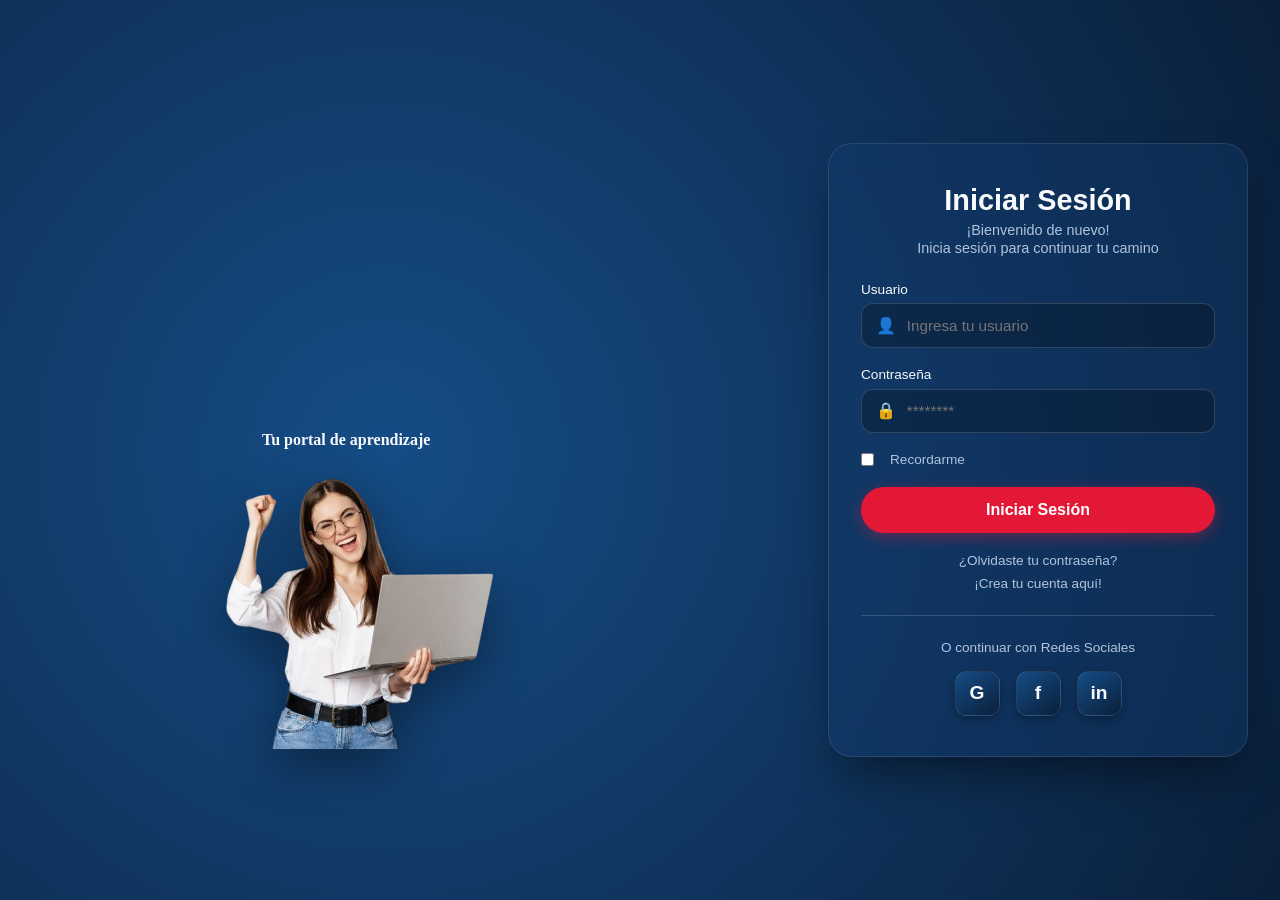
<file: index.html>
<!DOCTYPE html>
<html lang="es">

<head>
    <meta charset="UTF-8">
    <meta name="viewport" content="width=device-width, initial-scale=1.0">
    <title>System Plus - Portal de Aprendizaje</title>
    <link rel="stylesheet" href="style.css">
</head>

<body>

    <!-- VISTA 1: INICIO DE SESIÓN -->
    <div id="login-view" class="view active">
        <div class="login-split-container">

            <div class="login-left-pane">
                <div class="brand-content">
                    <div class="logo-container">
                        <video src="./img/logo_bucle_fondo_negro.mp4" autoplay loop muted playsinline
                            class="main-logo-video"></video>
                    </div>
                    <h2 class="login-main-title">Tu portal de aprendizaje</h2>
                    <img src="./img/mujer.png" alt="Estudiante System Plus" class="hero-image">
                </div>
            </div>

            <div class="login-right-pane">
                <div class="glass-form-card">
                    <h2>Iniciar Sesión</h2>
                    <p class="form-subtitle">
                        ¡Bienvenido de nuevo!<br>
                        Inicia sesión para continuar tu camino
                    </p>

                    <form id="login-form">
                        <div class="form-group">
                            <label for="usuario">Usuario</label>
                            <div class="input-wrapper">
                                <span class="input-icon">👤</span>
                                <input type="text" id="usuario" placeholder="Ingresa tu usuario" required>
                            </div>
                        </div>

                        <div class="form-group">
                            <label for="password">Contraseña</label>
                            <div class="input-wrapper">
                                <span class="input-icon">🔒</span>
                                <input type="password" id="password" placeholder="********" required>
                            </div>
                        </div>

                        <div class="form-options">
                            <label class="checkbox-container">
                                <input type="checkbox">
                                <span class="checkmark"></span>
                                Recordarme
                            </label>
                        </div>

                        <button type="submit" class="btn-glass-primary">
                            Iniciar Sesión
                        </button>

                        <div class="form-links">
                            <a href="#">¿Olvidaste tu contraseña?</a>
                            <a href="#">¡Crea tu cuenta aquí!</a>
                        </div>
                    </form>

                    <div class="social-login-section">
                        <p>O continuar con Redes Sociales</p>
                        <div class="social-buttons">
                            <button type="button" class="social-btn">G</button>
                            <button type="button" class="social-btn">f</button>
                            <button type="button" class="social-btn">in</button>
                        </div>
                    </div>
                </div>
            </div>

        </div>
    </div>

    <!-- NAVEGACIÓN -->
    <nav id="main-nav" style="display: none;">
        <div class="nav-brand" onclick="loadCursosCortos()">
            <img src="./img/logotipo.png" alt="System Plus" class="nav-logo-img">
        </div>

        <div class="nav-links" id="nav-links">
            <span onclick="loadCursosCortos()">DASHBOARD</span>
            <!-- <span onclick="loadMyCourses()">MIS CURSOS</span> -->
            <span onclick="alert('Sección de Comunidad en desarrollo.')">
                COMUNIDAD
            </span>
        </div>

        <div class="nav-right-container">
            <div class="nav-search-box" style="position: relative;">
                <input type="text" id="nav-search-input" placeholder="🔍 Buscar curso..."
                    onkeypress="handleNavSearch(event)" oninput="showSearchSuggestions(this.value)">
                <div id="search-suggestions" class="search-suggestions-dropdown"></div>
            </div>

            <div class="nav-logout">
                <span onclick="cerrarSesion()">CERRAR SESIÓN</span>
            </div>

            <div class="hamburger" onclick="toggleMobileMenu()">☰</div>
        </div>
    </nav>

    <!-- VISTA 2: CATÁLOGO E HISTORIAL -->
    <div id="catalog-view" class="view container">

        <div class="catalog-header" style="margin-top: 2rem; display: flex;
            justify-content: space-between; align-items: center;
            flex-wrap: wrap; gap: 1rem;
            border-bottom: 1px solid var(--border-color);
            padding-bottom: 1rem; margin-bottom: 2rem;">

            <h2 id="catalog-title">Catálogo de Programas</h2>

            <p style="color: var(--text-muted); font-size: 0.9rem;">
                Desarrolla habilidades específicas y certificadas en poco tiempo.
            </p>
        </div>

        <!-- CATÁLOGO DE CURSOS -->
        <div class="course-grid" id="course-grid"></div>

        <!-- HISTORIAL DE APRENDIZAJE -->
        <section id="learning-history" class="learning-history">

            <div id="history-header" class="area-title collapsible active" onclick="toggleHistorySection()">
                <div>
                    <h3>MI HISTORIAL DE APRENDIZAJE</h3>
                    <p style="color: var(--text-muted); font-size: 0.85rem; font-weight: normal; margin-top: 4px;">
                        Consulta los videos que has terminado y tu avance en los cursos.
                    </p>
                </div>
                <span id="history-toggle-icon" class="toggle-icon" style="transform: rotate(180deg);">▼</span>
            </div>

            <div id="history-content-container" class="history-grid open">

                <!-- HISTORIAL DE VIDEOS -->
                <article class="history-card">
                    <div class="history-card-title">
                        <span class="history-icon video-icon">▶</span>
                        <div>
                            <h3>Historial de videos</h3>
                            <p>Videos que has terminado</p>
                        </div>
                    </div>

                    <div id="video-history-list" class="history-list">
                        <p class="history-empty">
                            Todavía no has terminado ningún video.
                        </p>
                    </div>
                </article>

                <!-- HISTORIAL DE CURSOS -->
                <article class="history-card">
                    <div class="history-card-title">
                        <span class="history-icon course-icon">▤</span>
                        <div>
                            <h3>Historial de cursos</h3>
                            <p>Tu avance de aprendizaje</p>
                        </div>
                    </div>

                    <div id="course-history-list" class="history-list">
                        <p class="history-empty">
                            Todavía no has comenzado ningún curso.
                        </p>
                    </div>
                </article>

            </div>
        </section>

    </div>

    <!-- VISTA 3: DASHBOARD DEL ESTUDIANTE -->
    <div id="dashboard-view" class="view container">

        <button class="back-btn" onclick="loadCursosCortos()">&#8592; Volver al catálogo </button>

        <h2 id="dash-title">Título del Curso</h2>

        <p id="dash-res" style="color: var(--text-muted); margin-bottom: 0.5rem;
            font-size: 0.9rem;"></p>

        <div class="progress-container">
            <div class="progress-info">
                <span>Progreso del Curso</span>
                <span id="progress-text">0% Completado</span>
            </div>
            <div class="progress-bar-bg">
                <div id="progress-bar-fill" class="progress-bar-fill"></div>
            </div>
        </div>

        <div class="dashboard-layout">

            <div class="main-content">

                <div class="video-player" id="video-player-container">
                    <div style="text-align: center; padding: 1rem;">
                        <span style="font-size: 2.5rem; display: block;
                            margin-bottom: 0.5rem; color: #555;">▶</span>
                        <span id="current-lesson-title" style="color: #f8fafc; font-size: 1.1rem;
                            font-weight: 600;">
                            Selecciona un módulo para comenzar
                        </span>
                    </div>
                </div>

                <div class="course-tabs">
                    <div class="tab active" id="tab-desc" onclick="changeTab('desc')">
                        Descripción del Programa
                    </div>
                    <div class="tab" id="tab-recursos" onclick="changeTab('recursos')">
                        Recursos
                    </div>
                    <div class="tab" id="tab-comentarios" onclick="changeTab('comentarios')">
                        Comentarios
                    </div>
                </div>

                <div class="tab-content" id="tab-content-container">
                    <p id="dash-desc" style="line-height: 1.6; color: var(--text-muted);">
                    </p>
                </div>

            </div>

            <div class="sidebar">
                <h3>Módulos de Formación</h3>

                <p style="font-size: 0.8rem; color: var(--text-muted);
                    margin-bottom: 1rem;">
                    Haz clic en un módulo para estudiarlo y marcarlo como visto.
                </p>

                <ul class="module-list" id="module-list"></ul>
            </div>

        </div>
    </div>

    <script src="script.js"></script>
</body>

</html>
</file>
<file: style.css>
/* ========================================= */
/* VARIABLES Y COLORES OFICIALES SYSTEM PLUS */
/* ========================================= */
:root {
    --bg-deep-blue: #0a1f3a; 
    --card-glass-bg: rgba(18, 59, 107, 0.4); 
    --card-glass-border: rgba(255, 255, 255, 0.1);
    --primary-red: #e31837; 
    --primary-red-hover: #bd122b;
    --primary-blue: #154c85; 
    --accent-gold: #f4c430; 
    --input-bg: rgba(0, 0, 0, 0.25);
    --text-main: #f8fafc;
    --text-muted: #b0c4de;
    --card-bg: #112b4e;
    --border-color: rgba(255, 255, 255, 0.15);
}

* { margin: 0; padding: 0; box-sizing: border-box; font-family: 'Segoe UI', Tahoma, Geneva, Verdana, sans-serif; }
body { background-color: var(--bg-deep-blue); color: var(--text-main); min-height: 100vh; overflow-x: hidden; }
.view { display: none; min-height: 100vh; width: 100%; }
.view.active { display: block; }

/* ========================================= */
/* VISTA 1: LOGIN Y VIDEO TRANSPARENTE       */
/* ========================================= */

#login-view {
    background: radial-gradient(circle at 30% 50%, var(--primary-blue) 0%, var(--bg-deep-blue) 100%);
    height: 100vh; 
    overflow: hidden; 
}
#login-view.active { display: flex; }

.login-split-container {
    display: flex;
    width: 100%;
    max-width: 1300px;
    margin: 0 auto;
    align-items: center;
    justify-content: center;
    height: 100vh; 
    padding: 0 2rem; 
    gap: 4rem;
}

.login-left-pane {
    flex: 1.2; 
    display: flex;
    flex-direction: column;
    justify-content: center;
    align-items: center; 
}

.brand-content {
    display: flex;
    justify-content: center;
    align-items: center;
    flex-direction: column;
    width: 100%;
    height: 400px;
}

.logo-container {
    display: flex;
    align-items: center;
    justify-content: center; 
    width: 100%;
}

.main-logo-video {
    width: 350px; 
    height: 280px; 
    object-fit: cover; 
    object-position: center;
    mix-blend-mode: screen; 
    filter: contrast(300%) brightness(120%);
    -webkit-mask-image: radial-gradient(ellipse 90% 85% at 50% 50%, rgba(0,0,0,1) 50%, rgba(0,0,0,0) 100%);
    mask-image: radial-gradient(ellipse 90% 85% at 50% 50%, rgba(0,0,0,1) 50%, rgba(0,0,0,0) 100%);
}

.login-main-title {
    font-size: 16px; 
    font-family: roboto;
    color: var(--text-main);
    text-align: center; 
}

.hero-image {
    width: 100%;
    max-width: 450px; 
    height: auto;
    display: block;
    filter: drop-shadow(0px 15px 25px rgba(0,0,0,0.4));
    z-index: 2;
}

/* ========================================= */
/* FORMULARIO DE LOGIN                       */
/* ========================================= */

.login-right-pane {
    flex: 1;
    display: flex;
    justify-content: flex-end;
}

.glass-form-card {
    width: 100%;
    max-width: 420px; 
    background: var(--card-glass-bg);
    backdrop-filter: blur(15px);
    -webkit-backdrop-filter: blur(15px);
    border: 1px solid var(--card-glass-border);
    border-radius: 24px;
    padding: 2.5rem 2rem; 
    box-shadow: 0 25px 50px -12px rgba(0, 0, 0, 0.5);
    text-align: center;
}

.glass-form-card h2 { color: var(--text-main); font-size: 1.8rem; font-weight: 600; margin-bottom: 0.2rem; }
.form-subtitle { color: var(--text-muted); font-size: 0.9rem; line-height: 1.3; margin-bottom: 1.5rem; }

.form-group { margin-bottom: 1.2rem; text-align: left; }
.form-group label { display: block; color: var(--text-main); font-size: 0.85rem; margin-bottom: 0.4rem; font-weight: 500;}

.input-wrapper { position: relative; display: flex; align-items: center; }
.input-icon { position: absolute; left: 15px; color: var(--text-muted); font-size: 1rem; }

.input-wrapper input {
    width: 100%; background-color: var(--input-bg); border: 1px solid var(--border-color); color: white;
    padding: 0.8rem 1rem 0.8rem 2.8rem; border-radius: 12px; outline: none; font-size: 0.95rem; transition: all 0.3s;
}
.input-wrapper input:focus { border-color: var(--primary-red); box-shadow: 0 0 0 2px rgba(227, 24, 55, 0.2); }

.form-options { margin: 1.2rem 0; text-align: left; }
.checkbox-container { display: flex; align-items: center; color: var(--text-muted); font-size: 0.85rem; cursor: pointer; gap: 0.5rem; }

.btn-glass-primary {
    width: 100%; background-color: var(--primary-red); color: white; border: none; padding: 0.9rem;
    border-radius: 30px; font-size: 1rem; font-weight: 600; cursor: pointer; transition: background-color 0.3s;
    box-shadow: 0 4px 15px rgba(227, 24, 55, 0.4); margin-bottom: 1.2rem;
}
.btn-glass-primary:hover { background-color: var(--primary-red-hover); }

.form-links { display: flex; flex-direction: column; gap: 0.5rem; margin-bottom: 1.5rem; }
.form-links a { color: var(--text-muted); text-decoration: none; font-size: 0.85rem; transition: color 0.2s; }
.form-links a:hover { color: var(--accent-gold); }

.social-login-section {
    position: relative;
    border-top: 1px solid var(--border-color); 
    padding-top: 1.5rem;
}
.social-login-section p { color: var(--text-muted); font-size: 0.85rem; margin-bottom: 1rem; }
.social-buttons { display: flex; justify-content: center; gap: 1rem; }

.social-btn {
    width: 45px; height: 45px; background: linear-gradient(145deg, var(--primary-blue), var(--bg-deep-blue)); border: 1px solid rgba(255, 255, 255, 0.1);
    border-radius: 12px; color: var(--text-main); font-size: 1.2rem; font-weight: bold; cursor: pointer; transition: all 0.3s; box-shadow: 0 4px 10px rgba(0,0,0,0.3);
}
.social-btn:hover { transform: translateY(-3px); box-shadow: 0 6px 15px rgba(227, 24, 55, 0.4); border-color: var(--primary-red); color: white; }

/* ========================================= */
/* NAVEGACIÓN Y PLATAFORMA                   */
/* ========================================= */

nav { background-color: var(--card-bg); padding: 0 2rem; display: flex; justify-content: space-between; align-items: center; border-bottom: 1px solid var(--border-color); height: 70px; position: relative; z-index: 1000; }

.nav-logo-img {
    height: 30px;
    width: auto;
    cursor: pointer;
    transition: transform 0.3s;
}
.nav-logo-img:hover { transform: scale(1.05); }

.nav-links { display: flex; gap: 2.5rem; }
.nav-links span { cursor: pointer; color: var(--text-muted); font-weight: 600; font-size: 0.9rem; transition: color 0.3s; }
.nav-links span:hover { color: var(--primary-red); }

.nav-right-container { display: flex; align-items: center; gap: 1.5rem; }
.nav-search-box input { background-color: var(--input-bg); border: 1px solid var(--border-color); padding: 0.5rem 1rem; border-radius: 20px; color: white; width: 200px; outline: none; font-size: 0.85rem; transition: border-color 0.3s, width 0.3s; }
.nav-search-box input:focus { border-color: var(--primary-red); width: 240px; }
.nav-logout span { color: var(--text-muted); cursor: pointer; font-weight: bold; font-size: 0.9rem; transition: color 0.3s; }
.nav-logout span:hover { color: white; }
.hamburger { display: none; font-size: 1.8rem; cursor: pointer; color: white; }

/* ========================================= */
/* CATÁLOGO, ÁREAS DESPLEGABLES Y CURSOS     */
/* ========================================= */

.container { max-width: 1200px; margin: 0 auto; padding: 2rem; }

.course-grid { display: flex; flex-direction: column; gap: 1.5rem; }

.area-title {
    grid-column: 1 / -1; 
    margin-top: 1.5rem;
    margin-bottom: -0.5rem;
    padding-bottom: 0.5rem;
    border-bottom: 2px solid var(--border-color);
}

.area-title h3 {
    color: var(--primary-red);
    font-size: 1.5rem;
    font-weight: 700;
    letter-spacing: 1px;
}

/* DISEÑO DEL TÍTULO DESPLEGABLE */
.area-title.collapsible {
    display: flex;
    justify-content: space-between;
    align-items: center;
    background-color: var(--card-bg);
    padding: 1.2rem 1.5rem;
    border-radius: 12px;
    cursor: pointer;
    border: 1px solid var(--border-color);
    transition: all 0.3s ease;
    box-shadow: 0 4px 6px rgba(0,0,0,0.2);
}

.area-title.collapsible:hover { background-color: rgba(227, 24, 55, 0.1); border-color: var(--primary-red); }
.area-title.collapsible.active { border-color: var(--primary-red); background-color: rgba(227, 24, 55, 0.1); }
.area-title.collapsible h3 { color: var(--text-main); font-size: 1.2rem; font-weight: 700; margin: 0; }
.toggle-icon { color: var(--primary-red); font-size: 1.2rem; transition: transform 0.4s ease; }

/* EL GRID DE CURSOS INTERNO (Oculto por defecto) */
.area-courses-grid {
    display: none;
    grid-template-columns: repeat(auto-fill, minmax(300px, 1fr)); 
    gap: 2rem;
    padding: 1.5rem 0.5rem;
    animation: fadeIn 0.4s ease-in-out;
}

/* CLASE QUE MUESTRA EL CONTENIDO CUANDO SE ABRE */
.area-courses-grid.open { display: grid; }
@keyframes fadeIn { from { opacity: 0; transform: translateY(-10px); } to { opacity: 1; transform: translateY(0); } }

/* DISEÑO DE LAS TARJETAS DE CURSOS */
.course-card { background-color: var(--card-bg); border-radius: 10px; overflow: hidden; border: 1px solid var(--border-color); transition: transform 0.2s; display: flex; flex-direction: column; position: relative; }
.course-card:hover { transform: translateY(-5px); border-color: var(--primary-red); box-shadow: 0 8px 15px rgba(0,0,0,0.3); }

/* CONTENEDOR DE LA IMAGEN MÁS GRANDE (240px) */
.course-img { height: 240px; background-color: var(--input-bg); display: flex; align-items: center; justify-content: center; font-size: 3rem; }

.course-content { padding: 1.5rem; flex-grow: 1; display: flex; flex-direction: column; }
.course-title { font-size: 1.1rem; margin-bottom: 0.5rem; }
.course-res { display: none; }
.course-desc { font-size: 0.9rem; color: var(--text-muted); margin-bottom: 1.5rem; display: -webkit-box; -webkit-line-clamp: 3; -webkit-box-orient: vertical; line-clamp: 3; box-orient: vertical; overflow: hidden; }
.btn-inscribirse { margin-top: auto; width: 100%; padding: 0.6rem; background-color: transparent; border: 1px solid var(--primary-red); color: var(--primary-red); border-radius: 20px; cursor: pointer; transition: 0.3s; font-weight: bold; }
.btn-inscribirse:hover { background-color: var(--primary-red); color: white; }
.badge-en-progreso { position: absolute; top: 10px; right: 10px; background-color: var(--accent-gold); color: #000; font-size: 0.75rem; font-weight: bold; padding: 0.3rem 0.7rem; border-radius: 12px; box-shadow: 0 2px 5px rgba(0,0,0,0.3); }

/* ========================================= */
/* DASHBOARD Y PROGRESO                      */
/* ========================================= */

.progress-container { background-color: var(--card-bg); border: 1px solid var(--border-color); padding: 1rem 1.5rem; border-radius: 8px; margin-bottom: 2rem; }
.progress-info { display: flex; justify-content: space-between; font-size: 0.9rem; margin-bottom: 0.5rem; font-weight: 600; color: var(--text-main); }
.progress-bar-bg { width: 100%; background-color: var(--input-bg); height: 10px; border-radius: 5px; overflow: hidden; }
.progress-bar-fill { width: 0%; height: 100%; background-color: var(--accent-gold); transition: width 0.4s ease; }

.dashboard-layout { display: flex; gap: 2rem; }
.main-content { flex: 2; }
.sidebar { flex: 1; background-color: var(--card-bg); border-radius: 10px; border: 1px solid var(--border-color); padding: 1.5rem; height: fit-content; }
.video-player { width: 100%; aspect-ratio: 16/9; background-color: #000; border-radius: 10px; display: flex; align-items: center; justify-content: center; margin-bottom: 1.5rem; border: 1px solid var(--border-color); }
.course-tabs { display: flex; border-bottom: 1px solid var(--border-color); margin-bottom: 1.5rem; }
.tab { padding: 0.8rem 1.5rem; cursor: pointer; color: var(--text-muted); border-bottom: 2px solid transparent; }
.tab.active { color: var(--primary-red); border-bottom-color: var(--primary-red); }

.module-list { list-style: none; margin-top: 1rem; }
.module-item { padding: 0.9rem 1rem; border-bottom: 1px solid var(--border-color); display: flex; align-items: center; justify-content: space-between; cursor: pointer; transition: background 0.2s; border-radius: 6px; margin-bottom: 0.5rem; }
.module-item:hover { background-color: rgba(255,255,255,0.05); }

.module-item.active-module { background-color: rgba(227, 24, 55, 0.15); border-left: 4px solid var(--primary-red); }
.module-left { display: flex; align-items: center; gap: 0.8rem; }
.module-number { background-color: var(--border-color); color: white; width: 24px; height: 24px; border-radius: 50%; display: flex; align-items: center; justify-content: center; font-size: 0.75rem; font-weight: bold; }
.module-item.active-module .module-number { background-color: var(--primary-red); }

.module-item.completed-module .module-number { background-color: var(--accent-gold); color: #000; border-color: var(--accent-gold); }
.btn-check { background: transparent; border: 1px solid var(--border-color); color: var(--text-muted); padding: 0.3rem 0.6rem; border-radius: 4px; font-size: 0.75rem; cursor: pointer; transition: 0.2s; }
.btn-check:hover { border-color: var(--accent-gold); color: var(--accent-gold); }
.module-item.completed-module .btn-check { background-color: var(--accent-gold); color: #000; border-color: var(--accent-gold); }

.back-btn { background: none; border: none; color: var(--text-muted); cursor: pointer; margin-bottom: 1rem; font-size: 1rem; display: flex; align-items: center; gap: 0.5rem; }
.back-btn:hover { color: white; }

/* ========================================= */
/* DISEÑO RESPONSIVE Y MÓVIL                 */
/* ========================================= */

@media (max-width: 900px) {
    #login-view { 
        height: auto; 
        min-height: 100vh; 
        overflow-y: auto; 
    }
    .login-split-container { 
        flex-direction: column; 
        padding: 2rem 1rem; 
        gap: 2rem;
        height: auto;
    }
    .login-left-pane { width: 100%; text-align: center; align-items: center; }
    .logo-container { justify-content: center; }
    .hero-image { display: none !important; }
    .login-main-title { font-size: 1.8rem; margin-bottom: 0; }
    .login-right-pane { width: 100%; justify-content: center; }
    .glass-form-card { width: 100%; padding: 2rem 1.5rem; }
}

@media (max-width: 768px) {
    .dashboard-layout { flex-direction: column; }
    .hamburger { display: block; }
    .nav-links { display: none; position: absolute; top: 70px; left: 0; width: 100%; background-color: var(--card-bg); flex-direction: column; padding: 1.5rem; gap: 1.5rem; border-bottom: 1px solid var(--border-color); box-shadow: 0 10px 15px rgba(0,0,0,0.5); z-index: 999;}
    .nav-links.mobile-active { display: flex; }
    .nav-right-container { gap: 0.8rem; }
    .nav-search-box input { width: 120px; font-size: 0.8rem; }
    .nav-search-box input:focus { width: 150px; }
    .nav-logout span { display: none; }
}

/* ========================================= */
/* SUGERENCIAS DE BÚSQUEDA EN TIEMPO REAL    */
/* ========================================= */
.search-suggestions-dropdown {
    position: absolute;
    top: 100%;
    left: 0;
    width: 100%;
    background-color: var(--card-bg);
    border: 1px solid var(--border-color);
    border-top: none;
    border-radius: 0 0 12px 12px;
    box-shadow: 0 10px 25px rgba(0,0,0,0.6);
    max-height: 250px;
    overflow-y: auto;
    z-index: 1001;
    display: none; 
}

.suggestion-item {
    padding: 12px 15px;
    color: var(--text-muted);
    cursor: pointer;
    border-bottom: 1px solid rgba(255,255,255,0.05);
    display: flex;
    align-items: center;
    gap: 10px;
    transition: background 0.2s;
    font-size: 0.85rem;
}

.suggestion-item:last-child {
    border-bottom: none;
}

.suggestion-item:hover {
    background-color: rgba(227, 24, 55, 0.15); 
    color: white;
}

.suggestion-icon {
    font-size: 1.2rem;
}

/* ========================================= */
/* ESTILOS PARA REPRODUCTOR DE VIDEO Y PDF   */
/* ========================================= */
.local-video-element {
    width: 100%;
    height: 100%;
    border-radius: 10px;
    object-fit: cover;
}

.btn-descargar-pdf {
    display: inline-flex;
    align-items: center;
    gap: 8px;
    background-color: var(--primary-red);
    color: white;
    padding: 10px 20px;
    text-decoration: none;
    border-radius: 8px;
    font-weight: 600;
    font-size: 0.95rem;
    transition: background-color 0.3s;
    margin-top: 10px;
}

.btn-descargar-pdf:hover {
    background-color: var(--primary-red-hover);
}

/* ===== HISTORIAL DE APRENDIZAJE ===== */

.learning-history {
    margin-top: 2rem;
    padding-bottom: 2rem;
}

.history-grid {
    display: none;
    grid-template-columns: repeat(2, minmax(0, 1fr));
    gap: 20px;
    margin-top: 1.5rem;
    animation: fadeIn 0.4s ease-in-out;
}

.history-grid.open {
    display: grid;
}

.history-card {
    min-width: 0;
    padding: 20px;
    border: 1px solid var(--border-color);
    border-radius: 12px;
    background: var(--card-bg);
    box-shadow: 0 4px 6px rgba(0, 0, 0, 0.2);
}

.history-card-title {
    display: flex;
    align-items: center;
    gap: 12px;
    margin-bottom: 15px;
    padding-bottom: 10px;
    border-bottom: 1px solid var(--border-color);
}

.history-icon {
    width: 40px;
    height: 40px;
    flex-shrink: 0;
    display: flex;
    align-items: center;
    justify-content: center;
    border-radius: 10px;
    font-size: 1.1rem;
    font-weight: bold;
}

.video-icon {
    background: rgba(227, 24, 55, 0.15);
    color: var(--primary-red);
}

.course-icon {
    background: rgba(57, 132, 214, 0.18);
    color: #69aaff;
}

.history-card-title h3 {
    color: var(--text-main);
    font-size: 1rem;
    margin-bottom: 2px;
}

.history-card-title p {
    color: var(--text-muted);
    font-size: 0.75rem;
}

/* CONTENEDOR CON ALTURA FIJA Y SCROLLBAR */
.history-list {
    display: flex;
    flex-direction: column;
    gap: 10px;
    max-height: 280px;
    overflow-y: auto;
    padding-right: 6px;
}

.history-list::-webkit-scrollbar {
    width: 5px;
}

.history-list::-webkit-scrollbar-track {
    background: rgba(0, 0, 0, 0.2);
    border-radius: 10px;
}

.history-list::-webkit-scrollbar-thumb {
    background: var(--primary-red);
    border-radius: 10px;
}

.history-item {
    padding: 10px 12px;
    border-radius: 8px;
    background: rgba(0, 0, 0, 0.25);
    border: 1px solid var(--border-color);
    transition: all 0.2s ease;
}

.history-item:hover {
    background: rgba(255, 255, 255, 0.05);
    transform: translateX(3px);
    border-color: rgba(255, 255, 255, 0.2);
}

.history-item h4 {
    color: var(--text-main);
    font-size: 0.85rem;
    margin-bottom: 4px;
    line-height: 1.2;
}

.history-item p {
    color: var(--text-muted);
    font-size: 0.75rem;
    margin-bottom: 6px;
}

.history-progress {
    width: 100%;
    height: 5px;
    overflow: hidden;
    border-radius: 10px;
    background: rgba(255, 255, 255, 0.1);
    margin: 6px 0 4px;
}

.history-progress-fill {
    height: 100%;
    width: 0%;
    border-radius: inherit;
    transition: width 0.35s ease;
}

.video-progress-fill {
    background: var(--primary-red);
}

.course-progress-fill {
    background: #3984d6;
}

.history-percentage {
    color: var(--text-main);
    font-size: 0.72rem;
    font-weight: 600;
}

.history-empty {
    color: var(--text-muted);
    font-size: 0.8rem;
    line-height: 1.5;
    padding: 15px 0;
    text-align: center;
}

@media (max-width: 768px) {
    .history-grid {
        grid-template-columns: 1fr;
    }
}
</file>
